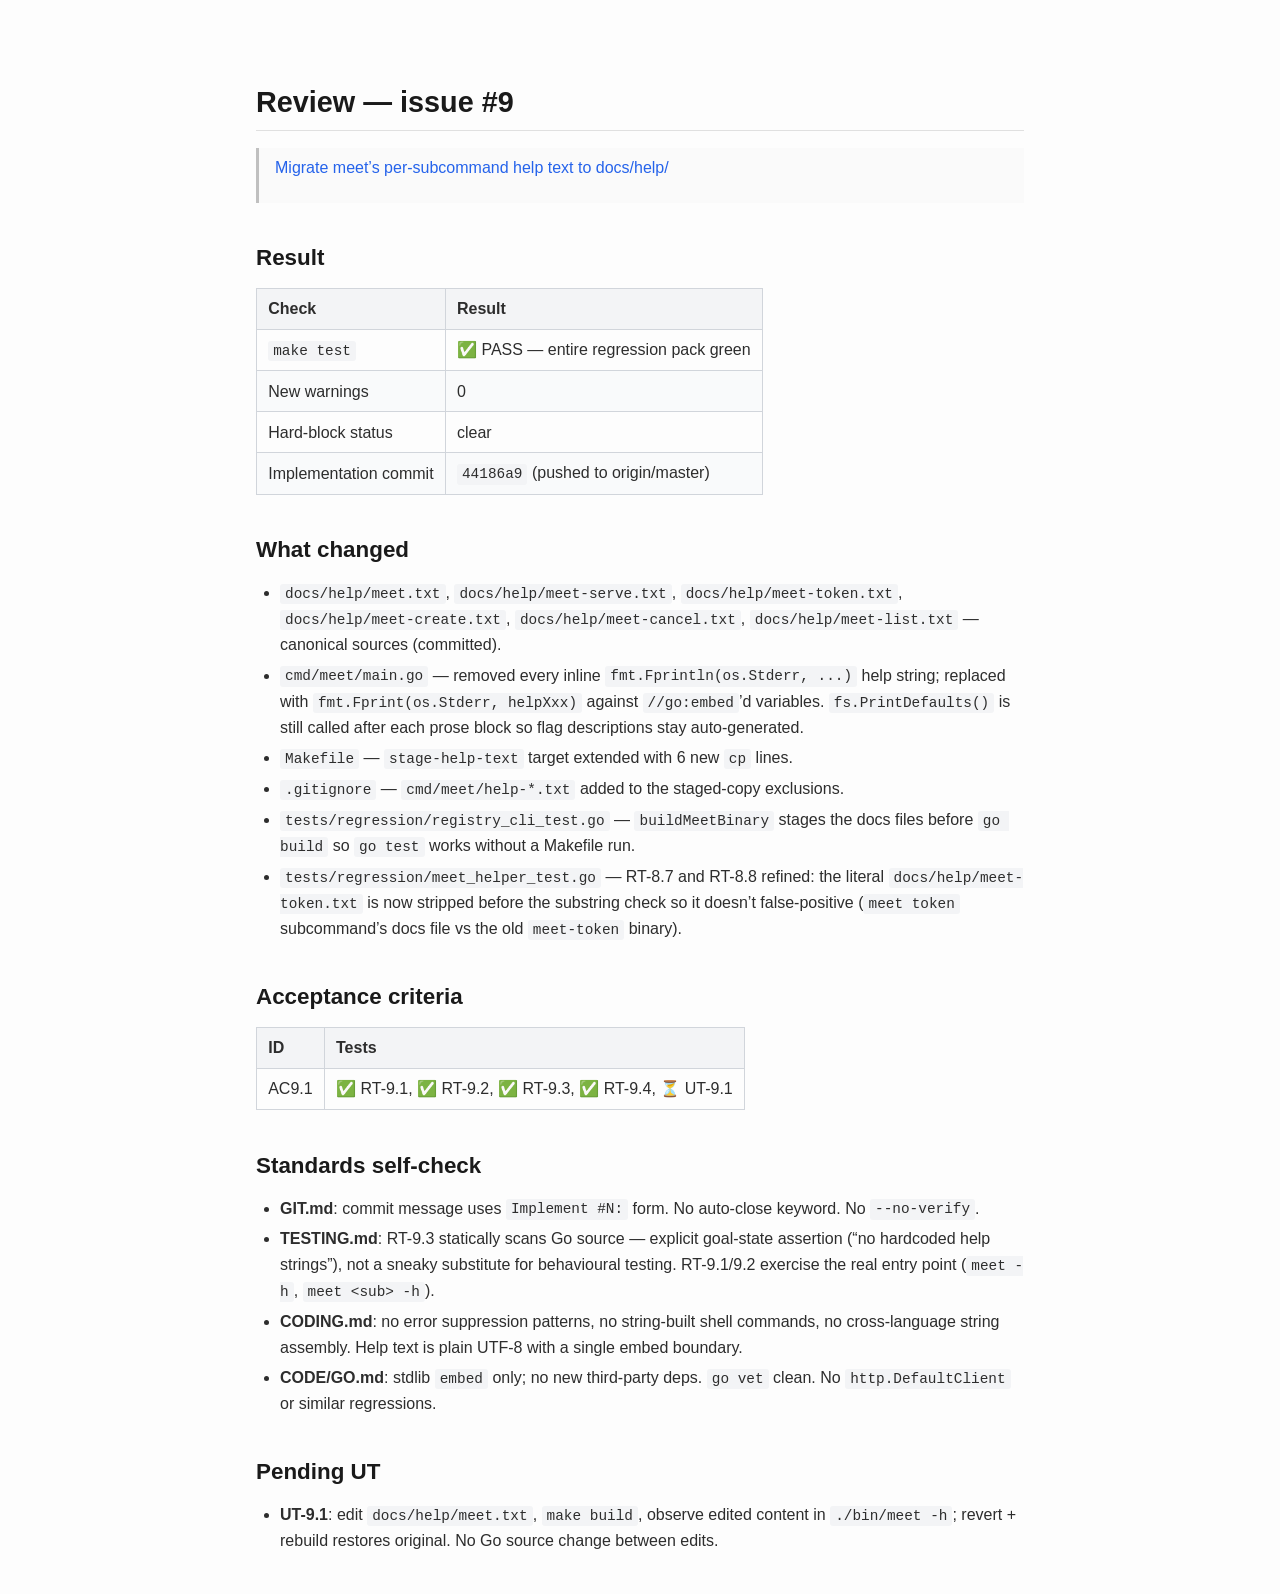
<file: .claude/tmp/review-9.html>
<!DOCTYPE html>
<html xmlns="http://www.w3.org/1999/xhtml">
<head>
  <meta charset="utf-8" />
  <meta name="generator" content="pandoc" />
  <meta name="viewport" content="width=device-width, initial-scale=1.0, user-scalable=yes" />
  <title>review-9</title>
  <style>
    /* Default styles provided by pandoc.
    ** See https://pandoc.org/MANUAL.html#variables-for-html for config info.
    */
    html {
      color: #1a1a1a;
      background-color: #fdfdfd;
    }
    body {
      margin: 0 auto;
      max-width: 36em;
      padding-left: 50px;
      padding-right: 50px;
      padding-top: 50px;
      padding-bottom: 50px;
      hyphens: auto;
      overflow-wrap: break-word;
      text-rendering: optimizeLegibility;
      font-kerning: normal;
    }
    @media (max-width: 600px) {
      body {
        font-size: 0.9em;
        padding: 12px;
      }
      h1 {
        font-size: 1.8em;
      }
    }
    @media print {
      html {
        background-color: white;
      }
      body {
        background-color: transparent;
        color: black;
        font-size: 12pt;
      }
      p, h2, h3 {
        orphans: 3;
        widows: 3;
      }
      h2, h3, h4 {
        page-break-after: avoid;
      }
    }
    p {
      margin: 1em 0;
    }
    a {
      color: #1a1a1a;
    }
    a:visited {
      color: #1a1a1a;
    }
    img {
      max-width: 100%;
    }
    svg {
      height: auto;
      max-width: 100%;
    }
    h1, h2, h3, h4, h5, h6 {
      margin-top: 1.4em;
    }
    h5, h6 {
      font-size: 1em;
      font-style: italic;
    }
    h6 {
      font-weight: normal;
    }
    ol, ul {
      padding-left: 1.7em;
      margin-top: 1em;
    }
    li > ol, li > ul {
      margin-top: 0;
    }
    blockquote {
      margin: 1em 0 1em 1.7em;
      padding-left: 1em;
      border-left: 2px solid #e6e6e6;
      color: #606060;
    }
    code {
      white-space: pre-wrap;
      font-family: Menlo, Monaco, Consolas, 'Lucida Console', monospace;
      font-size: 85%;
      margin: 0;
      hyphens: manual;
    }
    pre {
      margin: 1em 0;
      overflow: auto;
    }
    pre code {
      padding: 0;
      overflow: visible;
      overflow-wrap: normal;
    }
    .sourceCode {
     background-color: transparent;
     overflow: visible;
    }
    hr {
      border: none;
      border-top: 1px solid #1a1a1a;
      height: 1px;
      margin: 1em 0;
    }
    table {
      margin: 1em 0;
      border-collapse: collapse;
      width: 100%;
      overflow-x: auto;
      display: block;
      font-variant-numeric: lining-nums tabular-nums;
    }
    table caption {
      margin-bottom: 0.75em;
    }
    tbody {
      margin-top: 0.5em;
      border-top: 1px solid #1a1a1a;
      border-bottom: 1px solid #1a1a1a;
    }
    th {
      border-top: 1px solid #1a1a1a;
      padding: 0.25em 0.5em 0.25em 0.5em;
    }
    td {
      padding: 0.125em 0.5em 0.25em 0.5em;
    }
    header {
      margin-bottom: 4em;
      text-align: center;
    }
    #TOC li {
      list-style: none;
    }
    #TOC ul {
      padding-left: 1.3em;
    }
    #TOC > ul {
      padding-left: 0;
    }
    #TOC a:not(:hover) {
      text-decoration: none;
    }
    span.smallcaps{font-variant: small-caps;}
    div.columns{display: flex; gap: min(4vw, 1.5em);}
    div.column{flex: auto; overflow-x: auto;}
    div.hanging-indent{margin-left: 1.5em; text-indent: -1.5em;}
    /* The extra [class] is a hack that increases specificity enough to
       override a similar rule in reveal.js */
    ul.task-list[class]{list-style: none;}
    ul.task-list li input[type="checkbox"] {
      font-size: inherit;
      width: 0.8em;
      margin: 0 0.8em 0.2em -1.6em;
      vertical-align: middle;
    }
    .display.math{display: block; text-align: center; margin: 0.5rem auto;}
  </style>
  <!-- ABOUTME: Inline CSS for pandoc HTML output of converted markdown -->
  <!-- ABOUTME: Included verbatim via include-in-header in html-defaults.yaml -->
  <style>
  body {
    font-family: "Asap", Helvetica, sans-serif;
    font-size: 1rem;
    line-height: 1.6;
    color: #2d2d2d;
    background: #fdfdfd;
    max-width: 48rem;
    margin: 0 auto;
    padding: 2rem 1.5rem;
  }
  h1, h2, h3, h4, h5, h6 {
    color: #1a1a1a;
    margin-top: 1.8em;
    margin-bottom: 0.6em;
    line-height: 1.3;
  }
  h1 { font-size: 1.8rem; border-bottom: 1px solid #e0e0e0; padding-bottom: 0.3em; }
  h2 { font-size: 1.4rem; }
  h3 { font-size: 1.15rem; }
  p { margin: 0 0 1em; }
  a { color: #2563eb; text-decoration: none; }
  a:hover { text-decoration: underline; }
  blockquote {
    border-left: 3px solid #c0c0c0;
    margin: 1em 0;
    padding: 0.4em 1em;
    color: #555;
    background: #fafafa;
  }
  code {
    font-family: "Iosevka Custom", monospace;
    font-size: 0.9em;
    background: #f3f4f6;
    padding: 0.15em 0.35em;
    border-radius: 3px;
  }
  pre {
    background: #f3f4f6;
    padding: 1em;
    overflow-x: auto;
    border-radius: 4px;
    line-height: 1.45;
  }
  pre code { background: none; padding: 0; border-radius: 0; }
  table { border-collapse: collapse; width: 100%; margin: 1em 0; }
  th, td { border: 1px solid #d1d5db; padding: 0.45em 0.7em; text-align: left; }
  th { background: #f3f4f6; font-weight: 600; }
  tr:nth-child(even) { background: #f9fafb; }
  hr { border: none; border-top: 1px solid #e0e0e0; margin: 2em 0; }
  img { max-width: 100%; height: auto; }
  ul, ol { padding-left: 1.5em; }
  li { margin-bottom: 0.3em; }
  @media print {
    body { max-width: 100%; padding: 0; color: #000; background: #fff; }
    a { color: #2563eb; }
    pre, blockquote { page-break-inside: avoid; }
    h1, h2, h3 { page-break-after: avoid; }
  }
  </style>
</head>
<body>
<h1 id="review-issue-9">Review — issue #9</h1>
<blockquote>
<p><a href="https://github.com/tadg-paul/meet/issues/9">Migrate meet’s per-subcommand help text to docs/help/</a></p>
</blockquote>
<h2 id="result">Result</h2>
<table>
<thead>
<tr>
<th>Check</th>
<th>Result</th>
</tr>
</thead>
<tbody>
<tr>
<td><code>make test</code></td>
<td>✅ PASS — entire regression pack green</td>
</tr>
<tr>
<td>New warnings</td>
<td>0</td>
</tr>
<tr>
<td>Hard-block status</td>
<td>clear</td>
</tr>
<tr>
<td>Implementation commit</td>
<td><code>44186a9</code> (pushed to origin/master)</td>
</tr>
</tbody>
</table>
<h2 id="what-changed">What changed</h2>
<ul>
<li><code>docs/help/meet.txt</code>, <code>docs/help/meet-serve.txt</code>, <code>docs/help/meet-token.txt</code>, <code>docs/help/meet-create.txt</code>, <code>docs/help/meet-cancel.txt</code>, <code>docs/help/meet-list.txt</code> — canonical sources (committed).</li>
<li><code>cmd/meet/main.go</code> — removed every inline <code>fmt.Fprintln(os.Stderr, ...)</code> help string; replaced with <code>fmt.Fprint(os.Stderr, helpXxx)</code> against <code>//go:embed</code>’d variables. <code>fs.PrintDefaults()</code> is still called after each prose block so flag descriptions stay auto-generated.</li>
<li><code>Makefile</code> — <code>stage-help-text</code> target extended with 6 new <code>cp</code> lines.</li>
<li><code>.gitignore</code> — <code>cmd/meet/help-*.txt</code> added to the staged-copy exclusions.</li>
<li><code>tests/regression/registry_cli_test.go</code> — <code>buildMeetBinary</code> stages the docs files before <code>go build</code> so <code>go test</code> works without a Makefile run.</li>
<li><code>tests/regression/meet_helper_test.go</code> — RT-8.7 and RT-8.8 refined: the literal <code>docs/help/meet-token.txt</code> is now stripped before the substring check so it doesn’t false-positive (<code>meet token</code> subcommand’s docs file vs the old <code>meet-token</code> binary).</li>
</ul>
<h2 id="acceptance-criteria">Acceptance criteria</h2>
<table>
<thead>
<tr>
<th>ID</th>
<th>Tests</th>
</tr>
</thead>
<tbody>
<tr>
<td>AC9.1</td>
<td>✅ RT-9.1, ✅ RT-9.2, ✅ RT-9.3, ✅ RT-9.4, ⏳ UT-9.1</td>
</tr>
</tbody>
</table>
<h2 id="standards-self-check">Standards self-check</h2>
<ul>
<li><strong>GIT.md</strong>: commit message uses <code>Implement #N:</code> form. No auto-close keyword. No <code>--no-verify</code>.</li>
<li><strong>TESTING.md</strong>: RT-9.3 statically scans Go source — explicit goal-state assertion (“no hardcoded help strings”), not a sneaky substitute for behavioural testing. RT-9.1/9.2 exercise the real entry point (<code>meet -h</code>, <code>meet &lt;sub&gt; -h</code>).</li>
<li><strong>CODING.md</strong>: no error suppression patterns, no string-built shell commands, no cross-language string assembly. Help text is plain UTF-8 with a single embed boundary.</li>
<li><strong>CODE/GO.md</strong>: stdlib <code>embed</code> only; no new third-party deps. <code>go vet</code> clean. No <code>http.DefaultClient</code> or similar regressions.</li>
</ul>
<h2 id="pending-ut">Pending UT</h2>
<ul>
<li><strong>UT-9.1</strong>: edit <code>docs/help/meet.txt</code>, <code>make build</code>, observe edited content in <code>./bin/meet -h</code>; revert + rebuild restores original. No Go source change between edits.</li>
</ul>
</body>
</html>
</file>
